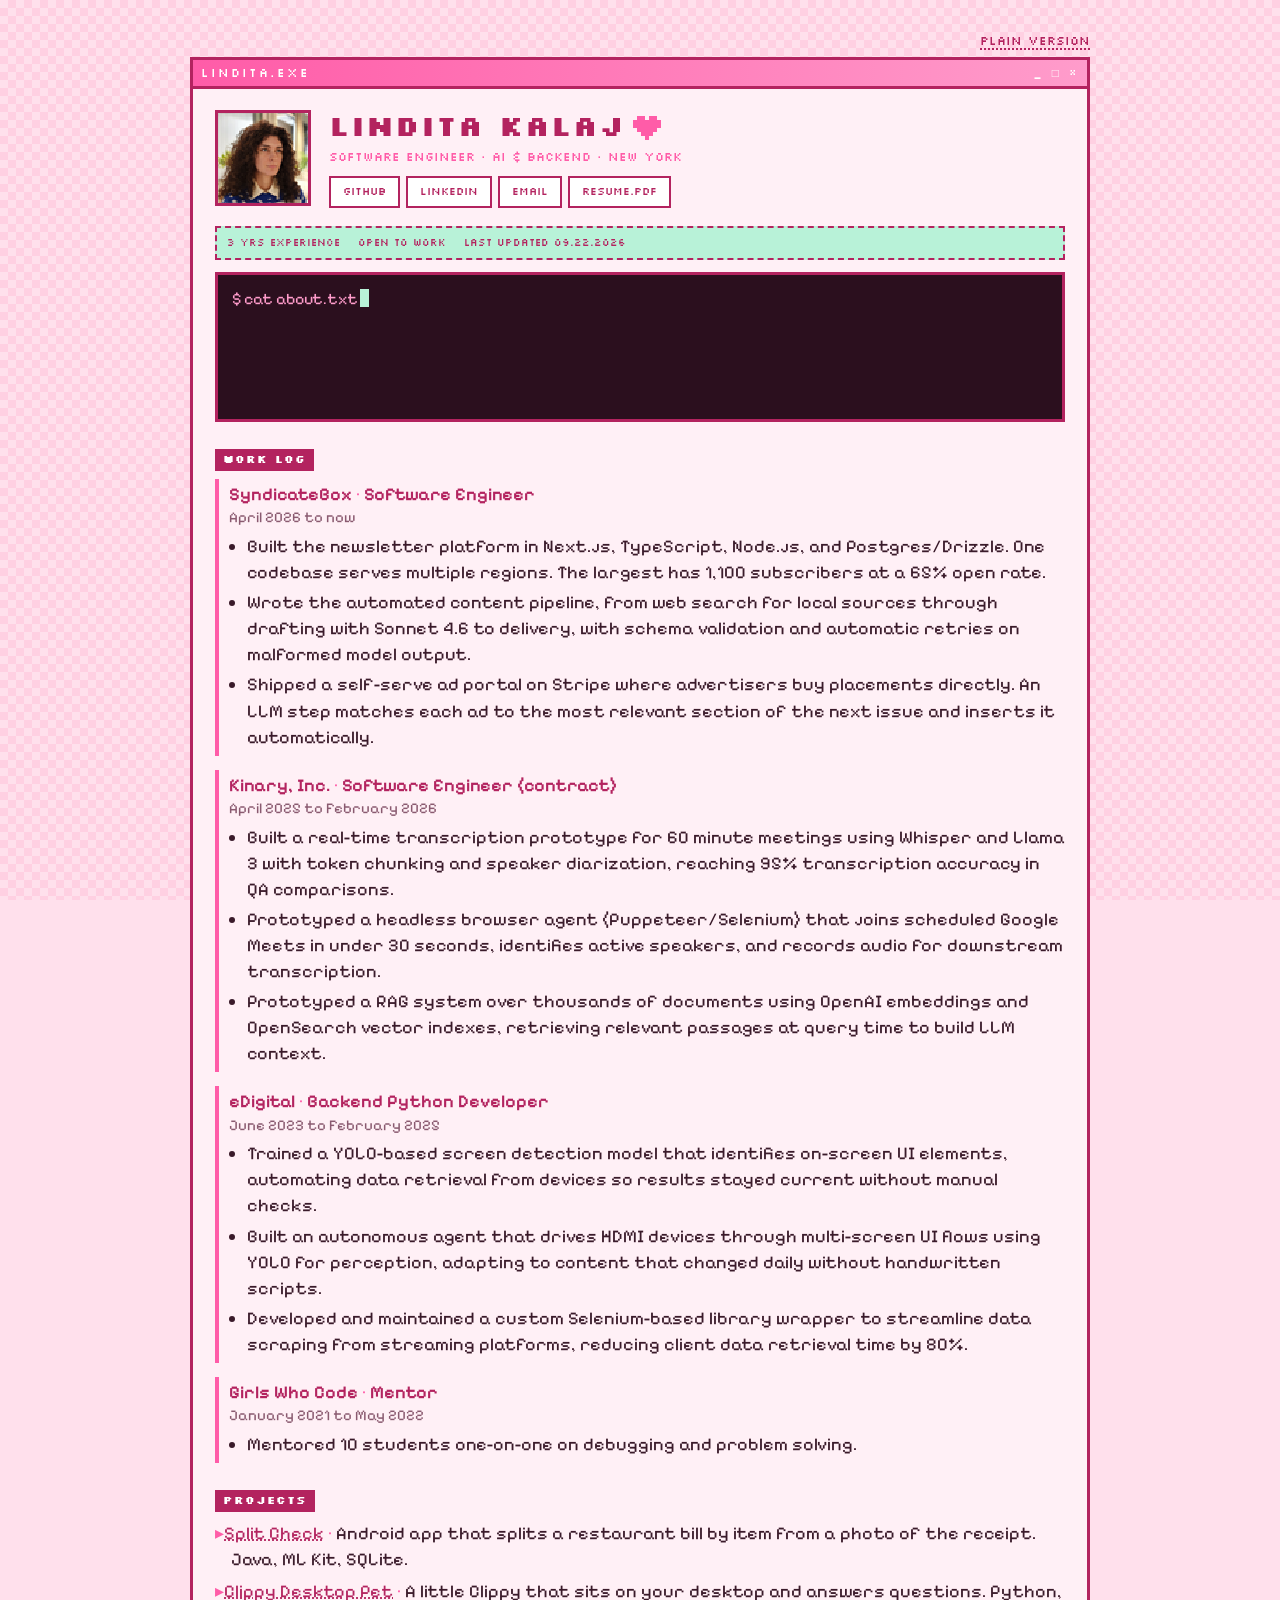
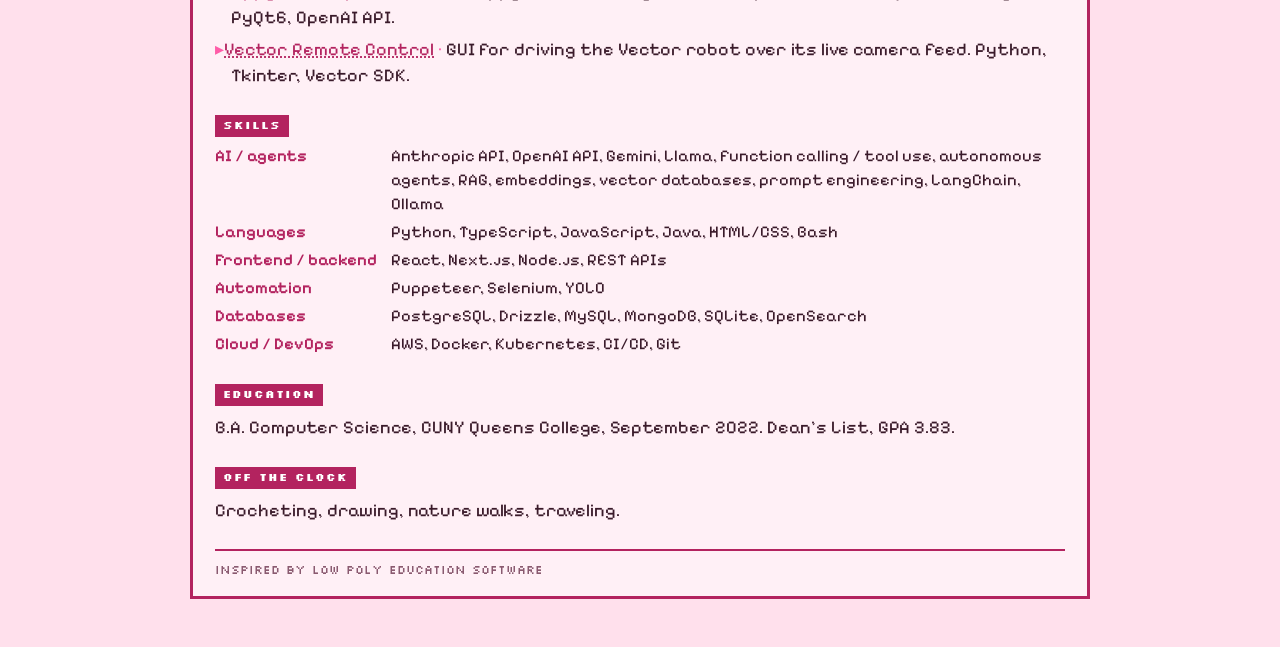
<file: index.html>
<!DOCTYPE html>
<html lang="en">
<head>
	<meta charset="utf-8">
	<meta name="viewport" content="width=device-width, initial-scale=1">
	<title>Lindita Kalaj &middot; Software Engineer</title>
	<meta name="description" content="Lindita Kalaj, software engineer in New York. Backend systems and LLM automation in Python and TypeScript.">
	<link rel="canonical" href="https://linditakalaj.com/">
	<meta property="og:title" content="Lindita Kalaj &middot; Software Engineer">
	<meta property="og:description" content="Software engineer in New York. Backend systems and LLM automation in Python and TypeScript.">
	<meta property="og:url" content="https://linditakalaj.com/">
	<meta property="og:type" content="profile">
	<link rel="icon" href="favicon.ico">
	<link href="https://fonts.googleapis.com/css2?family=Silkscreen&family=Pixelify+Sans:wght@400;600&display=swap" rel="stylesheet">
	<link rel="stylesheet" href="assets/css/styles.css">
</head>
<body>

<p class="topbar"><a href="plain/index.html">plain version</a></p>

<main class="window">
	<div class="titlebar">
		<span>lindita.exe</span>
		<span aria-hidden="true">_ &#9633; &times;</span>
	</div>

	<div class="inner">
		<header class="top">
			<img class="avatar" src="assets/images/avatar-64.png" width="96" height="96" alt="Pixel portrait of Lindita">
			<div>
				<h1>Lindita Kalaj<span class="heart" aria-hidden="true"></span></h1>
				<p class="role">Software Engineer &middot; AI &amp; Backend &middot; New York</p>
				<nav class="links">
					<a href="https://github.com/LinditaKalaj">GitHub</a>
					<a href="https://www.linkedin.com/in/lindita-kalaj/">LinkedIn</a>
					<a href="mailto:linditakalaj@gmail.com">Email</a>
					<a href="assets/resume/Lindita_Kalaj_Resume.pdf" download="Lindita_Kalaj_Resume.pdf">Resume.pdf</a>
				</nav>
			</div>
		</header>

		<ul class="status">
			<li>3 yrs experience</li>
			<li>open to work</li>
			<li>last updated 09.22.2026</li>
		</ul>

		<pre class="term" aria-label="Terminal animation"><code id="term"></code><span class="cursor"></span></pre>

		<section>
			<h2>Work log</h2>

			<article class="job">
				<h3>SyndicateBox <span class="sep">&middot;</span> Software Engineer</h3>
				<p class="when">April 2026 to now</p>
				<ul>
					<li>Built the newsletter platform in Next.js, TypeScript, Node.js, and Postgres/Drizzle. One codebase serves multiple regions. The largest has 1,100 subscribers at a 65% open rate.</li>
					<li>Wrote the automated content pipeline, from web search for local sources through drafting with Sonnet 4.6 to delivery, with schema validation and automatic retries on malformed model output.</li>
					<li>Shipped a self-serve ad portal on Stripe where advertisers buy placements directly. An LLM step matches each ad to the most relevant section of the next issue and inserts it automatically.</li>
				</ul>
			</article>

			<article class="job">
				<h3>Kinary, Inc. <span class="sep">&middot;</span> Software Engineer (contract)</h3>
				<p class="when">April 2025 to February 2026</p>
				<ul>
					<li>Built a real-time transcription prototype for 60 minute meetings using Whisper and Llama 3 with token chunking and speaker diarization, reaching 95% transcription accuracy in QA comparisons.</li>
					<li>Prototyped a headless browser agent (Puppeteer/Selenium) that joins scheduled Google Meets in under 30 seconds, identifies active speakers, and records audio for downstream transcription.</li>
					<li>Prototyped a RAG system over thousands of documents using OpenAI embeddings and OpenSearch vector indexes, retrieving relevant passages at query time to build LLM context.</li>
				</ul>
			</article>

			<article class="job">
				<h3>eDigital <span class="sep">&middot;</span> Backend Python Developer</h3>
				<p class="when">June 2023 to February 2025</p>
				<ul>
					<li>Trained a YOLO-based screen detection model that identifies on-screen UI elements, automating data retrieval from devices so results stayed current without manual checks.</li>
					<li>Built an autonomous agent that drives HDMI devices through multi-screen UI flows using YOLO for perception, adapting to content that changed daily without handwritten scripts.</li>
					<li>Developed and maintained a custom Selenium-based library wrapper to streamline data scraping from streaming platforms, reducing client data retrieval time by 80%.</li>
				</ul>
			</article>

			<article class="job">
				<h3>Girls Who Code <span class="sep">&middot;</span> Mentor</h3>
				<p class="when">January 2021 to May 2022</p>
				<ul>
					<li>Mentored 10 students one-on-one on debugging and problem solving.</li>
				</ul>
			</article>
		</section>

		<section>
			<h2>Projects</h2>
			<ul class="projects">
				<li><a href="https://play.google.com/store/apps/details?id=com.mimo.splitcheck">Split Check</a> <span class="sep">&middot;</span> Android app that splits a restaurant bill by item from a photo of the receipt. Java, ML Kit, SQLite.</li>
				<li><a href="https://github.com/LinditaKalaj/Clippy-Desktop-Pet">Clippy Desktop Pet</a> <span class="sep">&middot;</span> A little Clippy that sits on your desktop and answers questions. Python, PyQt6, OpenAI API.</li>
				<li><a href="https://github.com/LinditaKalaj/Vector-Remote-Control">Vector Remote Control</a> <span class="sep">&middot;</span> GUI for driving the Vector robot over its live camera feed. Python, Tkinter, Vector SDK.</li>
			</ul>
		</section>

		<section>
			<h2>Skills</h2>
			<dl class="skills">
				<dt>AI / agents</dt><dd>Anthropic API, OpenAI API, Gemini, Llama, function calling / tool use, autonomous agents, RAG, embeddings, vector databases, prompt engineering, LangChain, Ollama</dd>
				<dt>Languages</dt><dd>Python, TypeScript, JavaScript, Java, HTML/CSS, Bash</dd>
				<dt>Frontend / backend</dt><dd>React, Next.js, Node.js, REST APIs</dd>
				<dt>Automation</dt><dd>Puppeteer, Selenium, YOLO</dd>
				<dt>Databases</dt><dd>PostgreSQL, Drizzle, MySQL, MongoDB, SQLite, OpenSearch</dd>
				<dt>Cloud / DevOps</dt><dd>AWS, Docker, Kubernetes, CI/CD, Git</dd>
			</dl>
		</section>

		<section>
			<h2>Education</h2>
			<p>B.A. Computer Science, CUNY Queens College, September 2022. Dean's List, GPA 3.83.</p>
		</section>

		<section>
			<h2>Off the clock</h2>
			<p>Crocheting, drawing, nature walks, traveling.</p>
		</section>

		<footer class="foot">
			<span>inspired by low poly education software</span>
			<span id="hits" hidden>you are visitor no. <span class="counter">000000</span></span>
		</footer>
	</div>
</main>

<script type="application/ld+json">
{
	"@context": "https://schema.org",
	"@type": "Person",
	"name": "Lindita Kalaj",
	"jobTitle": "Software Engineer",
	"url": "https://linditakalaj.com/",
	"email": "mailto:linditakalaj@gmail.com",
	"address": { "@type": "PostalAddress", "addressLocality": "New York", "addressRegion": "NY" },
	"alumniOf": "CUNY Queens College",
	"sameAs": ["https://github.com/LinditaKalaj", "https://www.linkedin.com/in/lindita-kalaj/"]
}
</script>

<script>
	(function () {
		var cmd = "cat about.txt";
		var about = "Software engineer with three years of experience building backend systems and LLM automation in Python and TypeScript/Node.js. Most recently built a newsletter platform that researches, writes, and sends itself daily with no human in the loop, currently 1,100 subscribers. Prior work includes a Whisper/Llama transcription pipeline, a RAG system over OpenSearch, and a computer-vision agent for device automation.";
		var out = document.getElementById("term");
		var full = "$ " + cmd + "\n" + about + "\n$ ";
		if (window.matchMedia("(prefers-reduced-motion: reduce)").matches) {
			out.textContent = full;
			return;
		}
		var i = 0;
		function typeCmd() {
			out.textContent = "$ " + cmd.slice(0, i);
			if (i < cmd.length) { i++; setTimeout(typeCmd, 50); }
			else { i = 0; setTimeout(typeAbout, 400); }
		}
		function typeAbout() {
			out.textContent = "$ " + cmd + "\n" + about.slice(0, i);
			if (i < about.length) { i++; setTimeout(typeAbout, 6); }
			else { out.textContent = full; }
		}
		out.textContent = "$ ";
		setTimeout(typeCmd, 600);
	})();

	fetch("https://abacus.jasoncameron.dev/hit/linditakalaj.com/visits")
		.then(function (r) { return r.json(); })
		.then(function (d) {
			var box = document.getElementById("hits");
			box.querySelector(".counter").textContent = String(d.value).padStart(6, "0");
			box.hidden = false;
		})
		.catch(function () {});
</script>

</body>
</html>
</file>
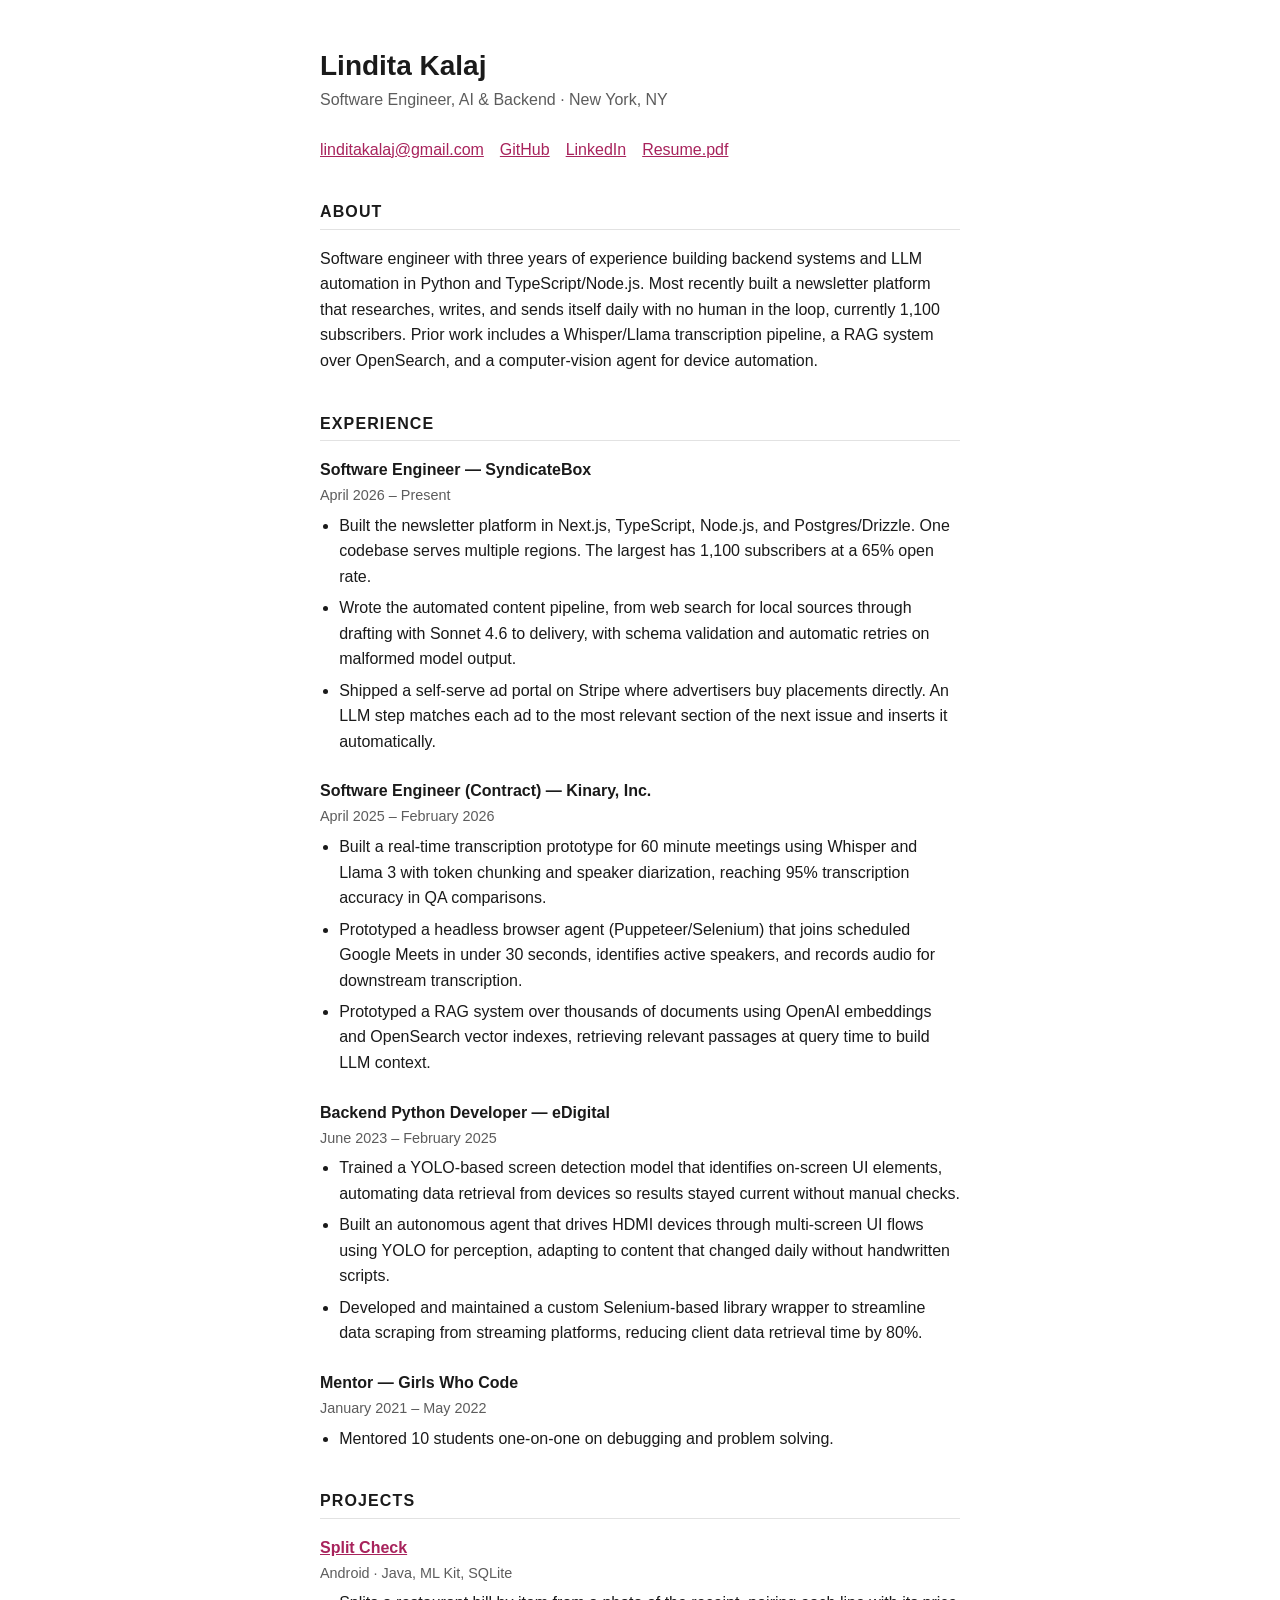
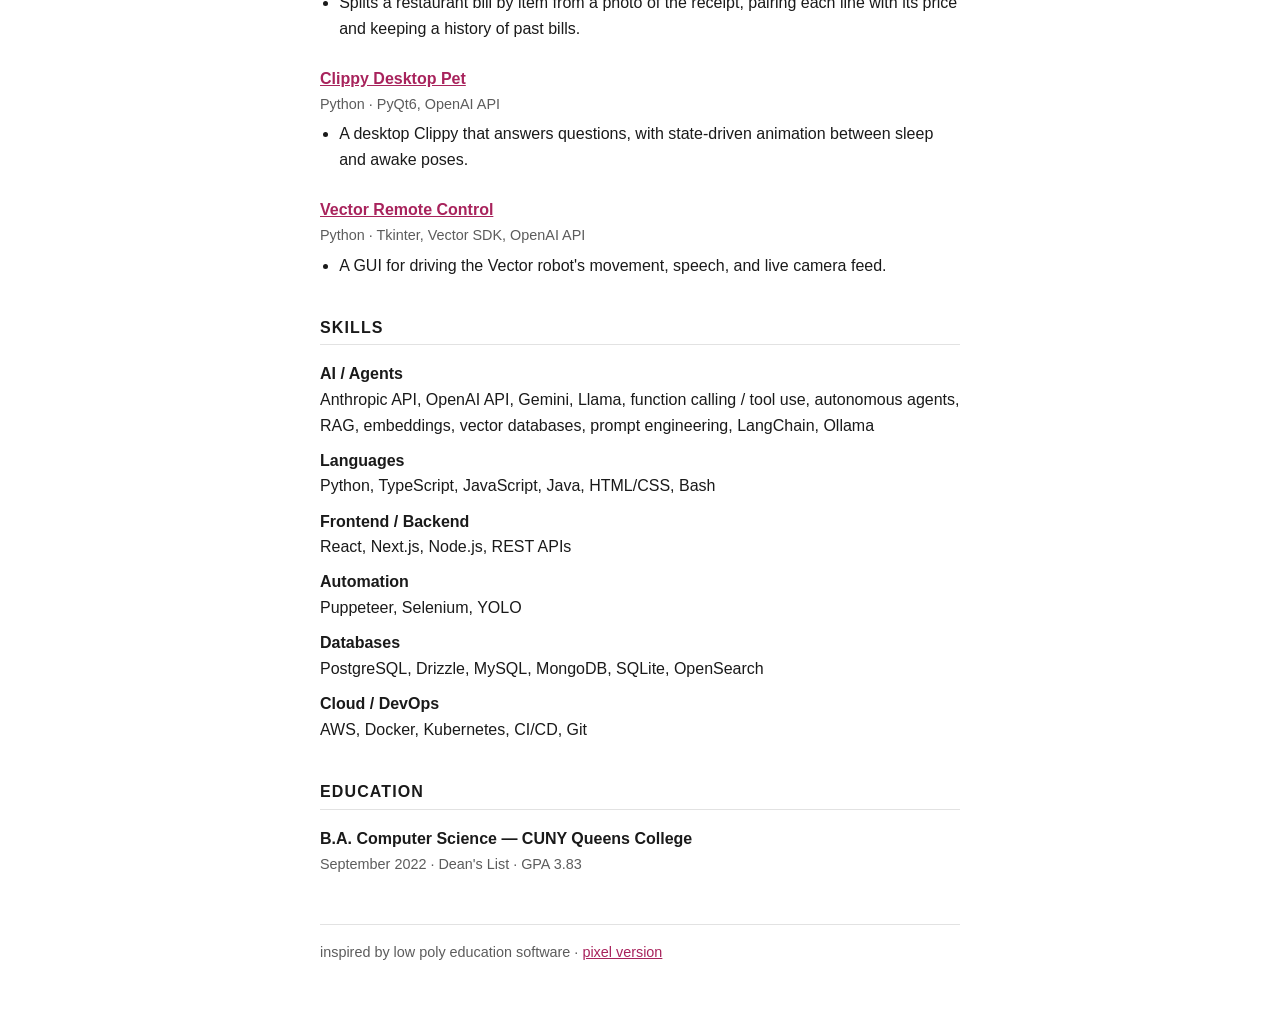
<file: plain/index.html>
<!DOCTYPE html>
<html lang="en">
<head>
	<meta charset="utf-8">
	<meta name="viewport" content="width=device-width, initial-scale=1">
	<title>Lindita Kalaj &middot; Software Engineer</title>
	<meta name="description" content="Lindita Kalaj, software engineer in New York. Backend systems and LLM automation in Python and TypeScript.">
	<link rel="canonical" href="https://linditakalaj.com/">
	<link rel="icon" href="../favicon.ico">
	<style>
		:root {
			--bg: #ffffff;
			--fg: #1a1a1a;
			--muted: #5c5c5c;
			--rule: #e2e2e2;
			--link: #a8235c;
		}
		@media (prefers-color-scheme: dark) {
			:root {
				--bg: #161616;
				--fg: #e8e8e8;
				--muted: #a0a0a0;
				--rule: #333333;
				--link: #ff8fbf;
			}
		}

		body {
			background: var(--bg);
			color: var(--fg);
			font: 16px/1.6 -apple-system, BlinkMacSystemFont, "Segoe UI", Roboto, Helvetica, Arial, sans-serif;
			max-width: 40rem;
			margin: 0 auto;
			padding: 3rem 1.25rem 4rem;
		}

		a { color: var(--link); }
		h1, h2 { line-height: 1.25; }
		h1 { font-size: 1.75rem; margin: 0 0 .25rem; }
		h2 {
			font-size: 1rem;
			text-transform: uppercase;
			letter-spacing: .07em;
			margin: 2.5rem 0 1rem;
			padding-bottom: .4rem;
			border-bottom: 1px solid var(--rule);
		}
		p { margin: 0 0 1rem; }

		.role { color: var(--muted); margin: 0; }

		.links { margin: 1.5rem 0 0; padding: 0; list-style: none; display: flex; flex-wrap: wrap; gap: 1rem; }

		.job { margin-bottom: 1.5rem; }
		.job h3 { font-size: 1rem; margin: 0; font-weight: 600; }
		.job .meta { color: var(--muted); font-size: .9rem; margin: .1rem 0 .35rem; }
		.job ul { margin: 0; padding-left: 1.2rem; }
		.job li { margin-bottom: .35rem; }

		dl { margin: 0; }
		dt { font-weight: 600; margin-top: .6rem; }
		dd { margin: 0; }

		footer {
			margin-top: 3rem;
			padding-top: 1rem;
			border-top: 1px solid var(--rule);
			color: var(--muted);
			font-size: .9rem;
			display: flex;
			flex-wrap: wrap;
			justify-content: space-between;
			gap: .5rem 1rem;
		}
		footer p { margin: 0; }
		.counter { font-variant-numeric: tabular-nums; letter-spacing: .1em; }
	</style>
</head>
<body>

<header>
	<h1>Lindita Kalaj</h1>
	<p class="role">Software Engineer, AI &amp; Backend &middot; New York, NY</p>
</header>

<ul class="links">
	<li><a href="mailto:linditakalaj@gmail.com">linditakalaj@gmail.com</a></li>
	<li><a href="https://github.com/LinditaKalaj">GitHub</a></li>
	<li><a href="https://www.linkedin.com/in/lindita-kalaj/">LinkedIn</a></li>
	<li><a href="../assets/resume/Lindita_Kalaj_Resume.pdf" download="Lindita_Kalaj_Resume.pdf">Resume.pdf</a></li>
</ul>

<h2>About</h2>
<p>
	Software engineer with three years of experience building backend systems and LLM automation in Python and
	TypeScript/Node.js. Most recently built a newsletter platform that researches, writes, and sends itself daily
	with no human in the loop, currently 1,100 subscribers. Prior work includes a Whisper/Llama transcription
	pipeline, a RAG system over OpenSearch, and a computer-vision agent for device automation.
</p>

<h2>Experience</h2>

<div class="job">
	<h3>Software Engineer &mdash; SyndicateBox</h3>
	<p class="meta">April 2026 &ndash; Present</p>
	<ul>
		<li>Built the newsletter platform in Next.js, TypeScript, Node.js, and Postgres/Drizzle. One codebase serves multiple regions. The largest has 1,100 subscribers at a 65% open rate.</li>
		<li>Wrote the automated content pipeline, from web search for local sources through drafting with Sonnet 4.6 to delivery, with schema validation and automatic retries on malformed model output.</li>
		<li>Shipped a self-serve ad portal on Stripe where advertisers buy placements directly. An LLM step matches each ad to the most relevant section of the next issue and inserts it automatically.</li>
	</ul>
</div>

<div class="job">
	<h3>Software Engineer (Contract) &mdash; Kinary, Inc.</h3>
	<p class="meta">April 2025 &ndash; February 2026</p>
	<ul>
		<li>Built a real-time transcription prototype for 60 minute meetings using Whisper and Llama 3 with token chunking and speaker diarization, reaching 95% transcription accuracy in QA comparisons.</li>
		<li>Prototyped a headless browser agent (Puppeteer/Selenium) that joins scheduled Google Meets in under 30 seconds, identifies active speakers, and records audio for downstream transcription.</li>
		<li>Prototyped a RAG system over thousands of documents using OpenAI embeddings and OpenSearch vector indexes, retrieving relevant passages at query time to build LLM context.</li>
	</ul>
</div>

<div class="job">
	<h3>Backend Python Developer &mdash; eDigital</h3>
	<p class="meta">June 2023 &ndash; February 2025</p>
	<ul>
		<li>Trained a YOLO-based screen detection model that identifies on-screen UI elements, automating data retrieval from devices so results stayed current without manual checks.</li>
		<li>Built an autonomous agent that drives HDMI devices through multi-screen UI flows using YOLO for perception, adapting to content that changed daily without handwritten scripts.</li>
		<li>Developed and maintained a custom Selenium-based library wrapper to streamline data scraping from streaming platforms, reducing client data retrieval time by 80%.</li>
	</ul>
</div>

<div class="job">
	<h3>Mentor &mdash; Girls Who Code</h3>
	<p class="meta">January 2021 &ndash; May 2022</p>
	<ul>
		<li>Mentored 10 students one-on-one on debugging and problem solving.</li>
	</ul>
</div>

<h2>Projects</h2>

<div class="job">
	<h3><a href="https://play.google.com/store/apps/details?id=com.mimo.splitcheck">Split Check</a></h3>
	<p class="meta">Android &middot; Java, ML Kit, SQLite</p>
	<ul>
		<li>Splits a restaurant bill by item from a photo of the receipt, pairing each line with its price and keeping a history of past bills.</li>
	</ul>
</div>

<div class="job">
	<h3><a href="https://github.com/LinditaKalaj/Clippy-Desktop-Pet">Clippy Desktop Pet</a></h3>
	<p class="meta">Python &middot; PyQt6, OpenAI API</p>
	<ul>
		<li>A desktop Clippy that answers questions, with state-driven animation between sleep and awake poses.</li>
	</ul>
</div>

<div class="job">
	<h3><a href="https://github.com/LinditaKalaj/Vector-Remote-Control">Vector Remote Control</a></h3>
	<p class="meta">Python &middot; Tkinter, Vector SDK, OpenAI API</p>
	<ul>
		<li>A GUI for driving the Vector robot's movement, speech, and live camera feed.</li>
	</ul>
</div>

<h2>Skills</h2>
<dl>
	<dt>AI / Agents</dt><dd>Anthropic API, OpenAI API, Gemini, Llama, function calling / tool use, autonomous agents, RAG, embeddings, vector databases, prompt engineering, LangChain, Ollama</dd>
	<dt>Languages</dt><dd>Python, TypeScript, JavaScript, Java, HTML/CSS, Bash</dd>
	<dt>Frontend / Backend</dt><dd>React, Next.js, Node.js, REST APIs</dd>
	<dt>Automation</dt><dd>Puppeteer, Selenium, YOLO</dd>
	<dt>Databases</dt><dd>PostgreSQL, Drizzle, MySQL, MongoDB, SQLite, OpenSearch</dd>
	<dt>Cloud / DevOps</dt><dd>AWS, Docker, Kubernetes, CI/CD, Git</dd>
</dl>

<h2>Education</h2>
<div class="job">
	<h3>B.A. Computer Science &mdash; CUNY Queens College</h3>
	<p class="meta">September 2022 &middot; Dean's List &middot; GPA 3.83</p>
</div>

<footer>
	<p>inspired by low poly education software &middot; <a href="../index.html">pixel version</a></p>
	<p id="hits" hidden>you are visitor no. <span class="counter">000000</span></p>
</footer>

<script>
	fetch("https://abacus.jasoncameron.dev/hit/linditakalaj.com/visits")
		.then(function (r) { return r.json(); })
		.then(function (d) {
			var box = document.getElementById("hits");
			box.querySelector(".counter").textContent = String(d.value).padStart(6, "0");
			box.hidden = false;
		})
		.catch(function () {});
</script>

</body>
</html>
</file>
<file: assets/css/styles.css>
:root {
	--pink: #ff5ca8;
	--deep: #b3235f;
	--paper: #fff0f6;
	--mint: #b8f2d8;
	--ink: #3a1a2a;
	--muted: #8a5a70;
	--pixel: Silkscreen, "Courier New", monospace;
	--body: "Pixelify Sans", "Courier New", monospace;
}

* { box-sizing: border-box; }

body {
	margin: 0;
	padding-block: 32px 48px;
	padding-inline: 16px;
	background-color: #ffe0ec;
	background-image:
		linear-gradient(45deg, #ffd0e2 25%, transparent 25%, transparent 75%, #ffd0e2 75%),
		linear-gradient(45deg, #ffd0e2 25%, transparent 25%, transparent 75%, #ffd0e2 75%);
	background-size: 16px 16px;
	background-position: 0 0, 8px 8px;
	background-attachment: fixed;
	font-family: var(--body);
	font-size: 18px;
	line-height: 1.45;
	color: var(--ink);
}

a { color: var(--deep); text-decoration: underline dotted; }
a:hover { color: var(--pink); text-decoration: underline solid; text-decoration-thickness: 2px; text-underline-offset: 3px; }

.topbar {
	max-width: 900px;
	margin: 0 auto 8px;
	text-align: right;
	font-family: var(--pixel);
	font-size: 12px;
	text-transform: uppercase;
}
.topbar a { text-decoration: none; border-bottom: 2px dotted var(--deep); }
.topbar a:hover { text-decoration: none; border-bottom-style: solid; border-color: var(--pink); }

/* window */
.window {
	max-width: 900px;
	margin: 0 auto;
	background: var(--paper);
	border: 3px solid var(--deep);
}

.titlebar {
	display: flex;
	justify-content: space-between;
	align-items: center;
	padding: 4px 8px;
	background: linear-gradient(90deg, var(--pink), #ff9ccb);
	border-bottom: 3px solid var(--deep);
	color: #fff;
	font-family: var(--pixel);
	font-size: 12px;
	letter-spacing: 2px;
}

.inner { padding: 20px 22px 18px; }

/* header */
.top {
	display: flex;
	gap: 18px;
	align-items: center;
}

.avatar {
	flex: none;
	width: 96px;
	height: 96px;
	border: 3px solid var(--deep);
	background: #fff;
	image-rendering: pixelated;
	object-fit: cover;
}

h1 {
	margin: 0;
	font-family: var(--pixel);
	font-size: 28px;
	line-height: 1.2;
	color: var(--deep);
	text-transform: uppercase;
	letter-spacing: 1px;
}

.heart {
	display: inline-block;
	width: 4px;
	height: 4px;
	margin: 0 28px 0 12px;
	position: relative;
	top: -16px;
	vertical-align: baseline;
	background: var(--pink);
	box-shadow:
		4px 0 var(--pink), 12px 0 var(--pink), 16px 0 var(--pink),
		-4px 4px var(--pink), 0 4px var(--pink), 4px 4px var(--pink), 8px 4px var(--pink), 12px 4px var(--pink), 16px 4px var(--pink), 20px 4px var(--pink),
		-4px 8px var(--pink), 0 8px var(--pink), 4px 8px var(--pink), 8px 8px var(--pink), 12px 8px var(--pink), 16px 8px var(--pink), 20px 8px var(--pink),
		0 12px var(--pink), 4px 12px var(--pink), 8px 12px var(--pink), 12px 12px var(--pink), 16px 12px var(--pink),
		4px 16px var(--pink), 8px 16px var(--pink), 12px 16px var(--pink),
		8px 20px var(--pink);
}

.role {
	margin: 6px 0 10px;
	font-family: var(--pixel);
	font-size: 12px;
	color: var(--pink);
	text-transform: uppercase;
}

.links { display: flex; flex-wrap: wrap; gap: 6px; }
.links a {
	padding: 6px 12px;
	border: 2px solid var(--deep);
	background: #fff;
	font-family: var(--pixel);
	font-size: 11px;
	text-transform: uppercase;
	text-decoration: none;
}
.links a:hover { background: #ffd6e7; border-color: var(--pink); color: var(--deep); text-decoration: none; }

/* status bar + terminal */
.status {
	display: flex;
	flex-wrap: wrap;
	gap: 6px 18px;
	margin: 18px 0 12px;
	padding: 8px 10px;
	list-style: none;
	background: var(--mint);
	border: 2px dashed var(--deep);
	font-family: var(--pixel);
	font-size: 10px;
	color: var(--deep);
	text-transform: uppercase;
}

.term {
	position: relative;
	margin: 0 0 8px;
	padding: 12px 14px;
	min-height: 150px;
	background: #2b0f1e;
	border: 3px solid var(--deep);
	color: #ff9ccb;
	font-family: var(--body);
	font-size: 16px;
	line-height: 1.5;
	white-space: pre-wrap;
	overflow-wrap: anywhere;
	overflow: hidden;
}
.term code { font-family: inherit; }
.term .cursor {
	display: inline-block;
	width: 9px;
	height: 18px;
	margin-left: 2px;
	vertical-align: -3px;
	background: var(--mint);
	animation: blink 1s steps(2) infinite;
}
@keyframes blink { 50% { opacity: 0; } }

/* sections */
section { margin-top: 22px; }

h2 {
	display: inline-block;
	margin: 0 0 8px;
	padding: 3px 8px;
	background: var(--deep);
	color: #fff;
	font-family: var(--pixel);
	font-size: 11px;
	text-transform: uppercase;
	letter-spacing: 1px;
}

section p { margin: 0 0 10px; }

.job {
	margin: 0 0 14px;
	padding: 2px 0 2px 10px;
	border-left: 4px solid var(--pink);
}
.job h3 {
	margin: 0;
	font-size: 18px;
	font-weight: 600;
	color: var(--deep);
}
.job h3 .sep, .projects .sep { color: var(--pink); font-weight: 400; }
.job .when { margin: 0 0 4px; font-size: 15px; color: var(--muted); }
.job ul { margin: 0; padding-left: 18px; }
.job li { margin-bottom: 4px; }

.projects { margin: 0; padding: 0; list-style: none; }
.projects li { margin-bottom: 6px; padding-left: 16px; text-indent: -16px; }
.projects li::before { content: "\25B8 "; color: var(--pink); }

.skills { margin: 0; display: grid; grid-template-columns: max-content 1fr; gap: 4px 14px; font-size: 16.5px; }
.skills dt { font-weight: 600; color: var(--deep); }
.skills dd { margin: 0; }

/* footer */
.foot {
	display: flex;
	flex-wrap: wrap;
	justify-content: space-between;
	gap: 6px 16px;
	margin-top: 26px;
	padding-top: 10px;
	border-top: 2px solid var(--deep);
	font-family: var(--pixel);
	font-size: 12px;
	color: var(--muted);
	text-transform: uppercase;
}
.foot a { color: var(--deep); }
.counter {
	display: inline-block;
	padding: 3px 8px;
	background: #000;
	color: #7dff9e;
	letter-spacing: 3px;
}

@media (prefers-reduced-motion: reduce) {
	.term .cursor { animation: none; }
}

@media (max-width: 480px) {
	body { padding-block: 16px 32px; font-size: 17px; }
	.inner { padding: 14px; }
	.top { flex-direction: column; }
	.skills { grid-template-columns: 1fr; gap: 0 0; }
	.skills dd { margin-bottom: 6px; }
}
</file>
